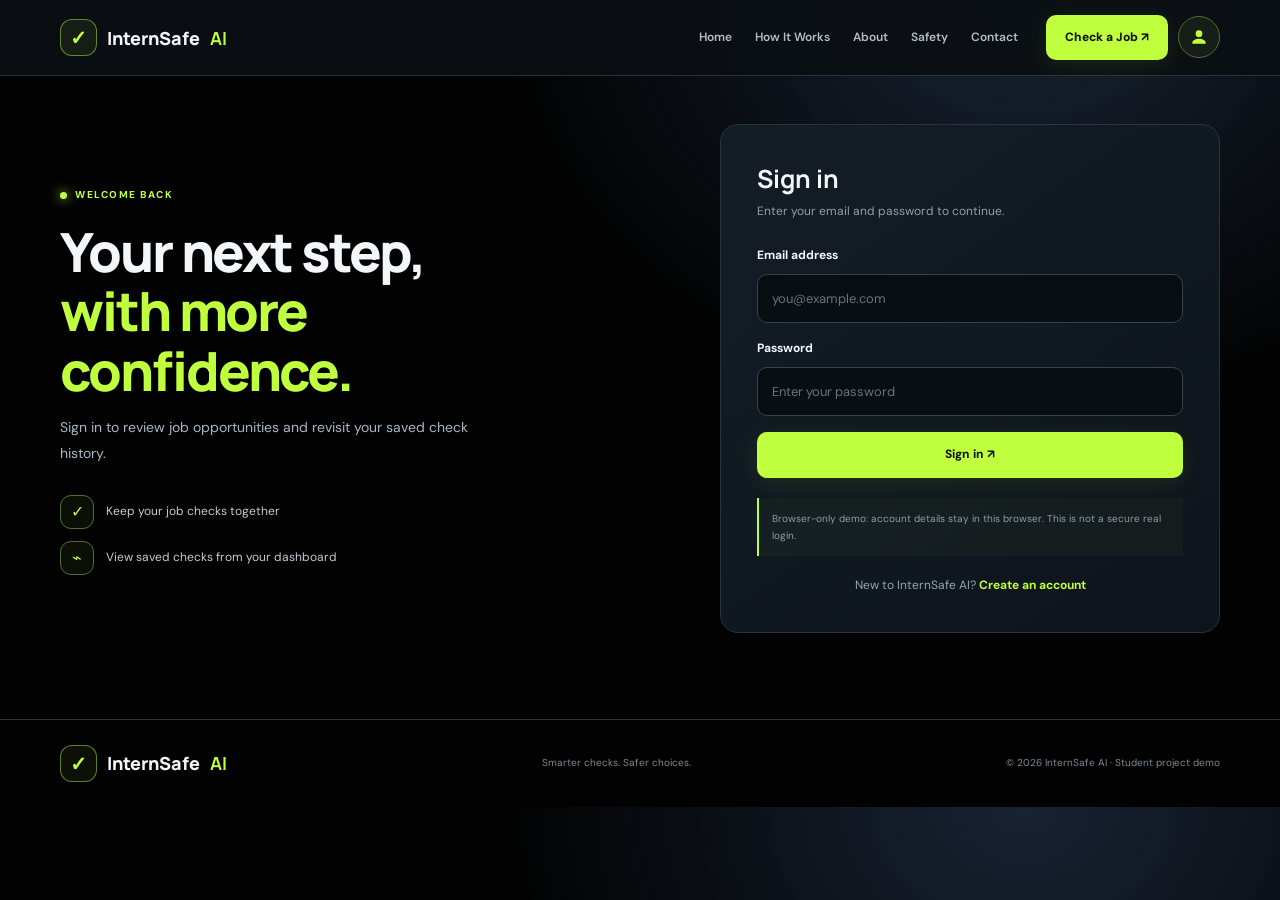
<file: internSafe AI/check-job.html>
<!doctype html>
<html lang="en">
  <head>
    <meta charset="utf-8" />
    <meta name="viewport" content="width=device-width, initial-scale=1" />
    <meta name="theme-color" content="#0b0f14" />
    <title>Check a Job | InternSafe AI</title>
    <link rel="stylesheet" href="style.css" />
    <script src="script.js" defer></script>
  </head>
  <body data-auth-required="true">
    <header class="header">
      <a class="brand" href="index.html"
        ><span class="logo">✓</span> InternSafe <b>AI</b></a
      ><button
        class="menu-toggle"
        id="menuToggle"
        aria-label="Toggle navigation"
      >
        ☰
      </button>
      <nav class="nav" id="nav">
        <a class="" href="index.html">Home</a
        ><a class="" href="how-it-works.html">How It Works</a
        ><a class="" href="about.html">About</a
        ><a class="" href="safety.html">Safety</a
        ><a class="" href="contact.html">Contact</a>
      </nav>
      <div class="header-actions">
        <a class="btn btn-primary" href="check-job.html">Check a Job ↗</a>
        <details class="account-menu" data-account-menu>
          <summary class="account-avatar" aria-label="Open account menu">
            <svg class="account-avatar-icon" viewBox="0 0 24 24" aria-hidden="true"><path d="M12 12a4 4 0 1 0 0-8 4 4 0 0 0 0 8Zm0 2c-4.42 0-8 2.24-8 5v1h16v-1c0-2.76-3.58-5-8-5Z" /></svg>
            <span class="account-initials" hidden></span>
          </summary>
          <div class="account-dropdown">
            <strong data-account-name>Your account</strong>
            <p><span data-account-count>0</span> jobs checked</p>
            <a href="dashboard.html" data-account-signed-in hidden>View dashboard & history</a>
            <a href="sign-in.html" data-account-signed-out>Sign in</a>
            <a href="sign-up.html" data-account-signed-out>Create an account</a>
            <button type="button" data-account-signed-in data-account-logout hidden>Sign out</button>
            <small>Saved in this browser</small>
          </div>
        </details>
      </div>
    </header>
    <main>
      <section class="wrap page-hero">
        <div class="breadcrumbs">
          <a href="index.html">Home</a> / Check a Job
        </div>
        <div class="eyebrow">CHOOSE YOUR INPUT</div>
        <h1>How would you like<br />to <span>check this job?</span></h1>
        <p class="lead">
          Choose the format you have. Each tool has its own page.
        </p>
      </section>
      <section class="section">
        <div class="wrap">
          <div class="cards">
            <a class="card" href="url-check.html"
              ><span class="icon">↗</span><span class="arrow">↗</span>
              <h3>Job URL</h3>
              <p>Have a link? Start here.</p></a
            ><a class="card" href="text-check.html"
              ><span class="icon">▤</span><span class="arrow">↗</span>
              <h3>Job text</h3>
              <p>Paste the message or job post.</p></a
            ><a class="card" href="screenshot-check.html"
              ><span class="icon">▧</span><span class="arrow">↗</span>
              <h3>Screenshot</h3>
              <p>Upload an image of the listing.</p></a
            >
          </div>
        </div>
      </section>
      <section class="section">
        <div class="wrap banner">
          <div>
            <h2>Not sure what to look for?</h2>
            <p>Learn the quick review steps before you begin.</p>
          </div>
          <a class="btn btn-ghost" href="how-it-works.html">How it works ↗</a>
        </div>
      </section>
    </main>
    <footer>
      <div class="wrap footer-inner">
        <a class="brand" href="index.html"
          ><span class="logo">✓</span> InternSafe <b>AI</b></a
        >
        <p>Smarter checks. Safer choices.</p>
        <small
          >© <span class="year"></span> InternSafe AI · Student project
          demo</small
        >
      </div>
    </footer>
    <div class="toast" id="toast" role="status"></div>
  </body>
</html>
</file>
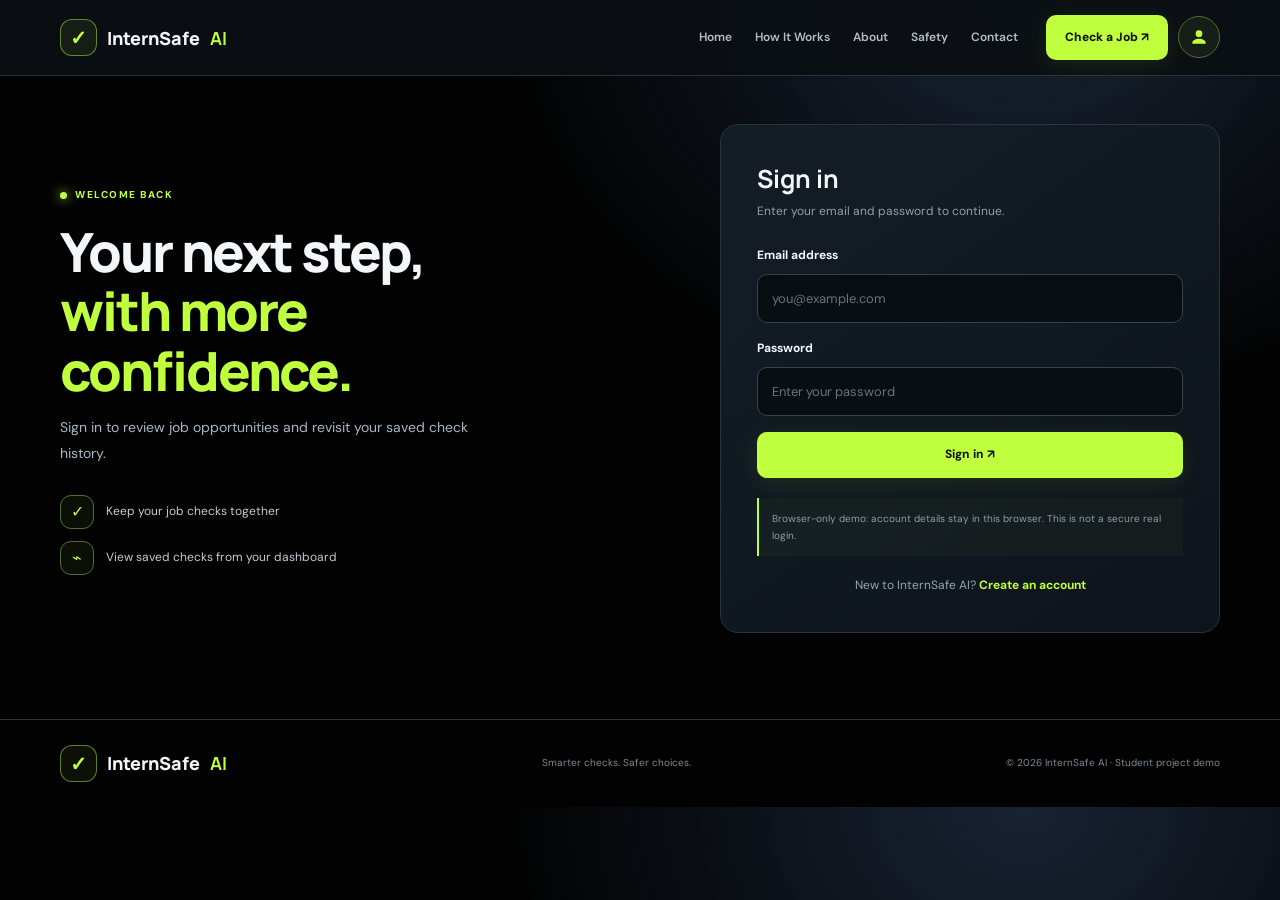
<file: internSafe AI/dashboard.html>
<!doctype html>
<html lang="en">
  <head>
    <meta charset="utf-8" />
    <meta name="viewport" content="width=device-width, initial-scale=1" />
    <meta name="theme-color" content="#0b0f14" />
    <title>My Account | InternSafe AI</title>
    <link rel="stylesheet" href="style.css" />
    <script src="script.js" defer></script>
  </head>
  <body data-auth-required="true">
    <header class="header">
      <a class="brand" href="index.html"><span class="logo">✓</span> InternSafe <b>AI</b></a>
      <button class="menu-toggle" id="menuToggle" aria-label="Toggle navigation" aria-expanded="false">☰</button>
      <nav class="nav" id="nav">
        <a href="index.html">Home</a><a href="how-it-works.html">How It Works</a
        ><a href="about.html">About</a><a href="safety.html">Safety</a
        ><a href="contact.html">Contact</a>
      </nav>
      <div class="header-actions">
        <a class="btn btn-primary" href="check-job.html">Check a Job ↗</a>
        <details class="account-menu" data-account-menu>
          <summary class="account-avatar" aria-label="Open account menu">
            <svg class="account-avatar-icon" viewBox="0 0 24 24" aria-hidden="true"><path d="M12 12a4 4 0 1 0 0-8 4 4 0 0 0 0 8Zm0 2c-4.42 0-8 2.24-8 5v1h16v-1c0-2.76-3.58-5-8-5Z" /></svg>
            <span class="account-initials" hidden></span>
          </summary>
          <div class="account-dropdown">
            <strong data-account-name>Your account</strong><p><span data-account-count>0</span> jobs checked</p>
            <a href="dashboard.html" data-account-signed-in hidden>View dashboard & history</a>
            <a href="sign-in.html" data-account-signed-out>Sign in</a>
            <a href="sign-up.html" data-account-signed-out>Create an account</a>
            <button type="button" data-account-signed-in data-account-logout hidden>Sign out</button>
            <small>Saved in this browser</small>
          </div>
        </details>
      </div>
    </header>
    <main>
      <section class="wrap dashboard-hero">
        <div>
          <div class="eyebrow">YOUR ACCOUNT</div>
          <h1>Welcome back,<br /><span id="dashboardName"></span></h1>
          <p class="lead" id="dashboardEmail"></p>
        </div>
        <a class="btn btn-primary" href="check-job.html">Start a job check ↗</a>
      </section>
      <section class="section">
        <div class="wrap dashboard-history">
          <div class="section-head">
            <div>
              <div class="eyebrow">YOUR ACTIVITY</div>
              <h2>Job check history <span class="history-count" id="historyCount">0</span></h2>
            </div>
            <button class="btn btn-ghost" type="button" data-clear-history>Clear history</button>
          </div>
          <div class="notice">Your history is saved in this browser only. These are demo inputs; no automated analysis or fraud result is generated.</div>
          <div class="history-list" id="historyList"></div>
          <div class="panel history-empty" id="historyEmpty">
            <div class="result-icon">✳</div>
            <h3>No job checks yet</h3>
            <p>Your saved checks and demo results will appear here.</p>
            <a class="btn btn-primary" href="check-job.html">Check a job ↗</a>
          </div>
        </div>
      </section>
    </main>
    <footer>
      <div class="wrap footer-inner">
        <a class="brand" href="index.html"><span class="logo">✓</span> InternSafe <b>AI</b></a>
        <p>Smarter checks. Safer choices.</p>
        <small>© <span class="year"></span> InternSafe AI · Student project demo</small>
      </div>
    </footer>
    <div class="toast" id="toast" role="status" aria-live="polite"></div>
  </body>
</html>
</file>
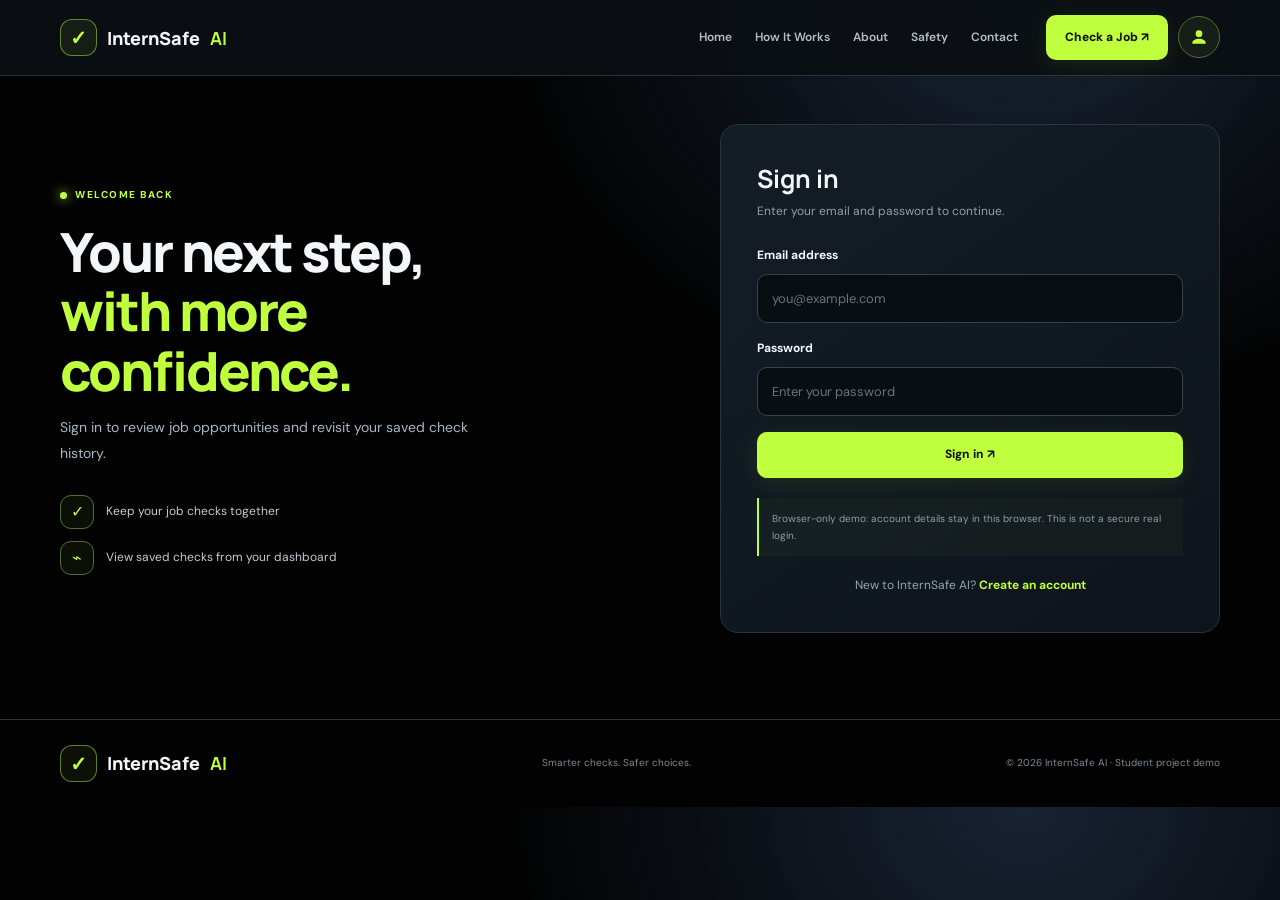
<file: internSafe AI/screenshot-check.html>
<!doctype html>
<html lang="en">
  <head>
    <meta charset="utf-8" />
    <meta name="viewport" content="width=device-width, initial-scale=1" />
    <meta name="theme-color" content="#0b0f14" />
    <title>Screenshot Check | InternSafe AI</title>
    <link rel="stylesheet" href="style.css" />
    <script src="script.js" defer></script>
  </head>
  <body data-auth-required="true">
    <header class="header">
      <a class="brand" href="index.html"
        ><span class="logo">✓</span> InternSafe <b>AI</b></a
      ><button
        class="menu-toggle"
        id="menuToggle"
        aria-label="Toggle navigation"
      >
        ☰
      </button>
      <nav class="nav" id="nav">
        <a class="" href="index.html">Home</a
        ><a class="" href="how-it-works.html">How It Works</a
        ><a class="" href="about.html">About</a
        ><a class="" href="safety.html">Safety</a
        ><a class="" href="contact.html">Contact</a>
      </nav>
      <div class="header-actions">
        <a class="btn btn-primary" href="check-job.html">Check a Job ↗</a>
        <details class="account-menu" data-account-menu>
          <summary class="account-avatar" aria-label="Open account menu">
            <svg class="account-avatar-icon" viewBox="0 0 24 24" aria-hidden="true"><path d="M12 12a4 4 0 1 0 0-8 4 4 0 0 0 0 8Zm0 2c-4.42 0-8 2.24-8 5v1h16v-1c0-2.76-3.58-5-8-5Z" /></svg>
            <span class="account-initials" hidden></span>
          </summary>
          <div class="account-dropdown">
            <strong data-account-name>Your account</strong>
            <p><span data-account-count>0</span> jobs checked</p>
            <a href="dashboard.html" data-account-signed-in hidden>View dashboard & history</a>
            <a href="sign-in.html" data-account-signed-out>Sign in</a>
            <a href="sign-up.html" data-account-signed-out>Create an account</a>
            <button type="button" data-account-signed-in data-account-logout hidden>Sign out</button>
            <small>Saved in this browser</small>
          </div>
        </details>
      </div>
    </header>
    <main>
      <section class="wrap page-hero">
        <div class="breadcrumbs">
          <a href="index.html">Home</a> /
          <a href="check-job.html">Check a Job</a> / Screenshot Check
        </div>
        <div class="eyebrow">IMAGE REVIEW</div>
        <h1>Got a screenshot?<br /><span>Start here.</span></h1>
        <p class="lead">
          Choose an image of a job post or recruitment message.
        </p>
      </section>
      <section class="wrap checker-layout">
        <form class="panel demo-form" data-kind="image">
          <h2>Upload a screenshot</h2>
          <p class="sub">Only share details needed for the review.</p>
          <div class="field">
            <label for="jobImage">Upload screenshot</label
            ><label class="upload" for="jobImage"
              ><span class="icon">↑</span><b>Choose an image</b
              ><small>PNG, JPG or WEBP</small
              ><strong id="fileName">No file selected</strong></label
            ><input
              id="jobImage"
              type="file"
              accept="image/png,image/jpeg,image/webp"
              required
            /><small>OCR text extraction needs a backend integration.</small>
          </div>
          <button class="btn btn-primary full" type="submit">
            Review input ↗
          </button>
          <p class="sub" style="margin: 13px 0 0">
            Demo interface · AI backend not connected
          </p>
        </form>
        <aside class="panel result-empty" aria-live="polite">
          <div class="result-icon">✳</div>
          <h3 class="result-title">Your review starts here.</h3>
          <p class="result-copy">
            Submit your input to see the demo state. A real risk assessment
            needs a connected, evaluated backend.
          </p>
          <div class="notice result-note">
            This prototype does not verify companies, scan domain reputation,
            run OCR, or detect fraud.
          </div>
        </aside>
      </section>
    </main>
    <footer>
      <div class="wrap footer-inner">
        <a class="brand" href="index.html"
          ><span class="logo">✓</span> InternSafe <b>AI</b></a
        >
        <p>Smarter checks. Safer choices.</p>
        <small
          >© <span class="year"></span> InternSafe AI · Student project
          demo</small
        >
      </div>
    </footer>
    <div class="toast" id="toast" role="status"></div>
  </body>
</html>
</file>
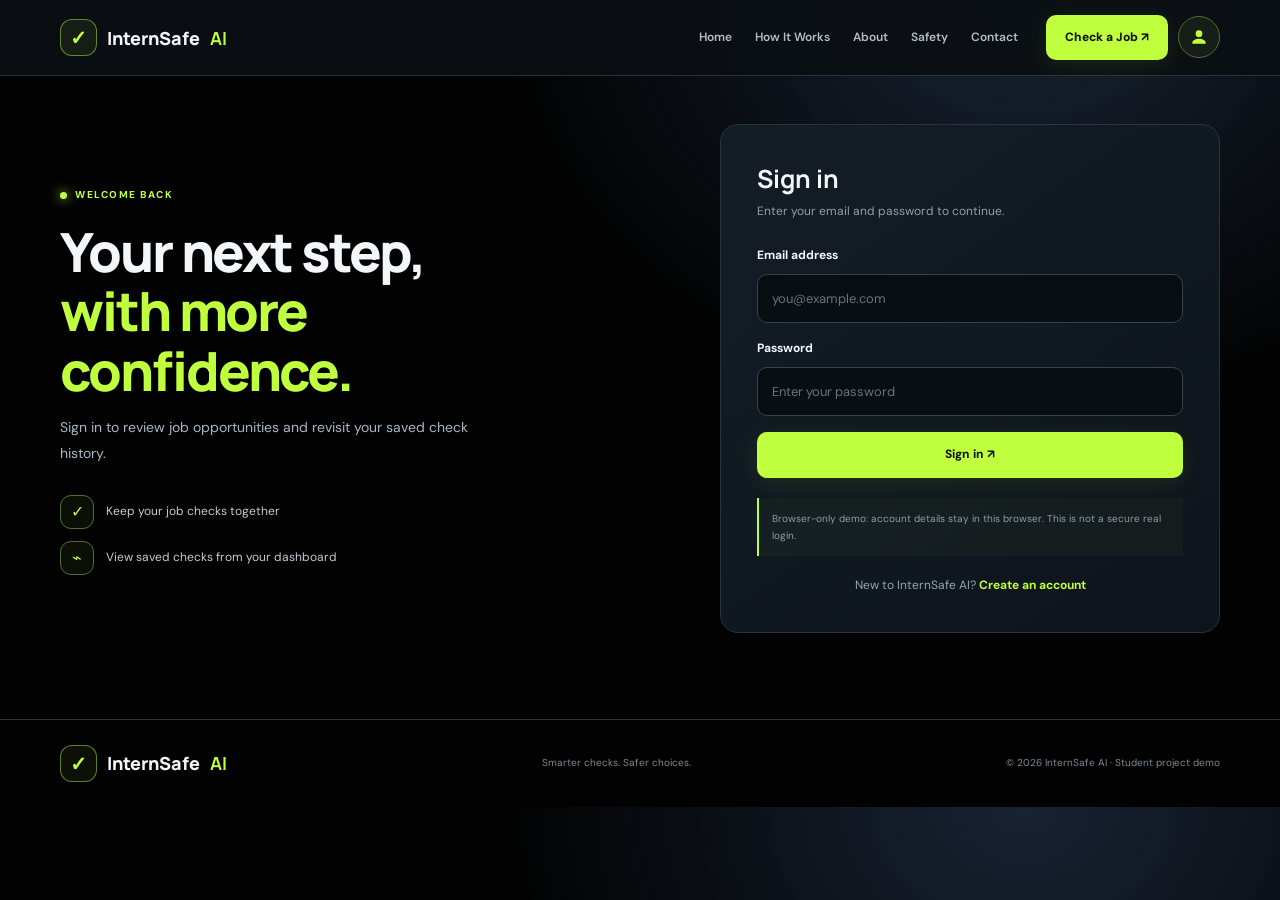
<file: internSafe AI/sign-in.html>
<!doctype html>
<html lang="en">
  <head>
    <meta charset="utf-8" />
    <meta name="viewport" content="width=device-width, initial-scale=1" />
    <meta name="theme-color" content="#0b0f14" />
    <title>Sign In | InternSafe AI</title>
    <link rel="stylesheet" href="style.css" />
    <script src="script.js" defer></script>
  </head>
  <body>
    <header class="header">
      <a class="brand" href="index.html"
        ><span class="logo">✓</span> InternSafe <b>AI</b></a
      ><button class="menu-toggle" id="menuToggle" aria-label="Toggle navigation" aria-expanded="false">☰</button>
      <nav class="nav" id="nav">
        <a href="index.html">Home</a><a href="how-it-works.html">How It Works</a
        ><a href="about.html">About</a><a href="safety.html">Safety</a
        ><a href="contact.html">Contact</a>
      </nav>
      <div class="header-actions">
        <a class="btn btn-primary" href="check-job.html">Check a Job ↗</a>
        <details class="account-menu" data-account-menu>
          <summary class="account-avatar" aria-label="Open account menu">
            <svg class="account-avatar-icon" viewBox="0 0 24 24" aria-hidden="true"><path d="M12 12a4 4 0 1 0 0-8 4 4 0 0 0 0 8Zm0 2c-4.42 0-8 2.24-8 5v1h16v-1c0-2.76-3.58-5-8-5Z" /></svg>
            <span class="account-initials" hidden></span>
          </summary>
          <div class="account-dropdown">
            <strong data-account-name>Your account</strong><p><span data-account-count>0</span> jobs checked</p>
            <a href="dashboard.html" data-account-signed-in hidden>View dashboard & history</a>
            <a href="sign-in.html" data-account-signed-out>Sign in</a>
            <a href="sign-up.html" data-account-signed-out>Create an account</a>
            <button type="button" data-account-signed-in data-account-logout hidden>Sign out</button>
            <small>Saved in this browser</small>
          </div>
        </details>
      </div>
    </header>
    <main>
      <section class="wrap auth-section">
        <div class="auth-layout">
          <div class="auth-copy">
            <div class="eyebrow">WELCOME BACK</div>
            <h1>Your next step,<br /><span>with more confidence.</span></h1>
            <p>Sign in to review job opportunities and revisit your saved check history.</p>
            <div class="auth-points">
              <div class="auth-point"><span>✓</span> Keep your job checks together</div>
              <div class="auth-point"><span>⌁</span> View saved checks from your dashboard</div>
            </div>
          </div>
          <form class="panel auth-panel auth-form" data-kind="sign-in">
            <h2>Sign in</h2>
            <p class="sub">Enter your email and password to continue.</p>
            <div class="field">
              <label for="email">Email address</label>
              <input id="email" name="email" type="email" autocomplete="email" placeholder="you@example.com" required />
            </div>
            <div class="field">
              <label for="password">Password</label>
              <input id="password" name="password" type="password" autocomplete="current-password" placeholder="Enter your password" required />
            </div>
            <button class="btn btn-primary full" type="submit">Sign in ↗</button>
            <div class="notice">Browser-only demo: account details stay in this browser. This is not a secure real login.</div>
            <p class="auth-switch">New to InternSafe AI? <a href="sign-up.html">Create an account</a></p>
          </form>
        </div>
      </section>
    </main>
    <footer>
      <div class="wrap footer-inner">
        <a class="brand" href="index.html"><span class="logo">✓</span> InternSafe <b>AI</b></a>
        <p>Smarter checks. Safer choices.</p>
        <small>© <span class="year"></span> InternSafe AI · Student project demo</small>
      </div>
    </footer>
    <div class="toast" id="toast" role="status" aria-live="polite"></div>
  </body>
</html>
</file>
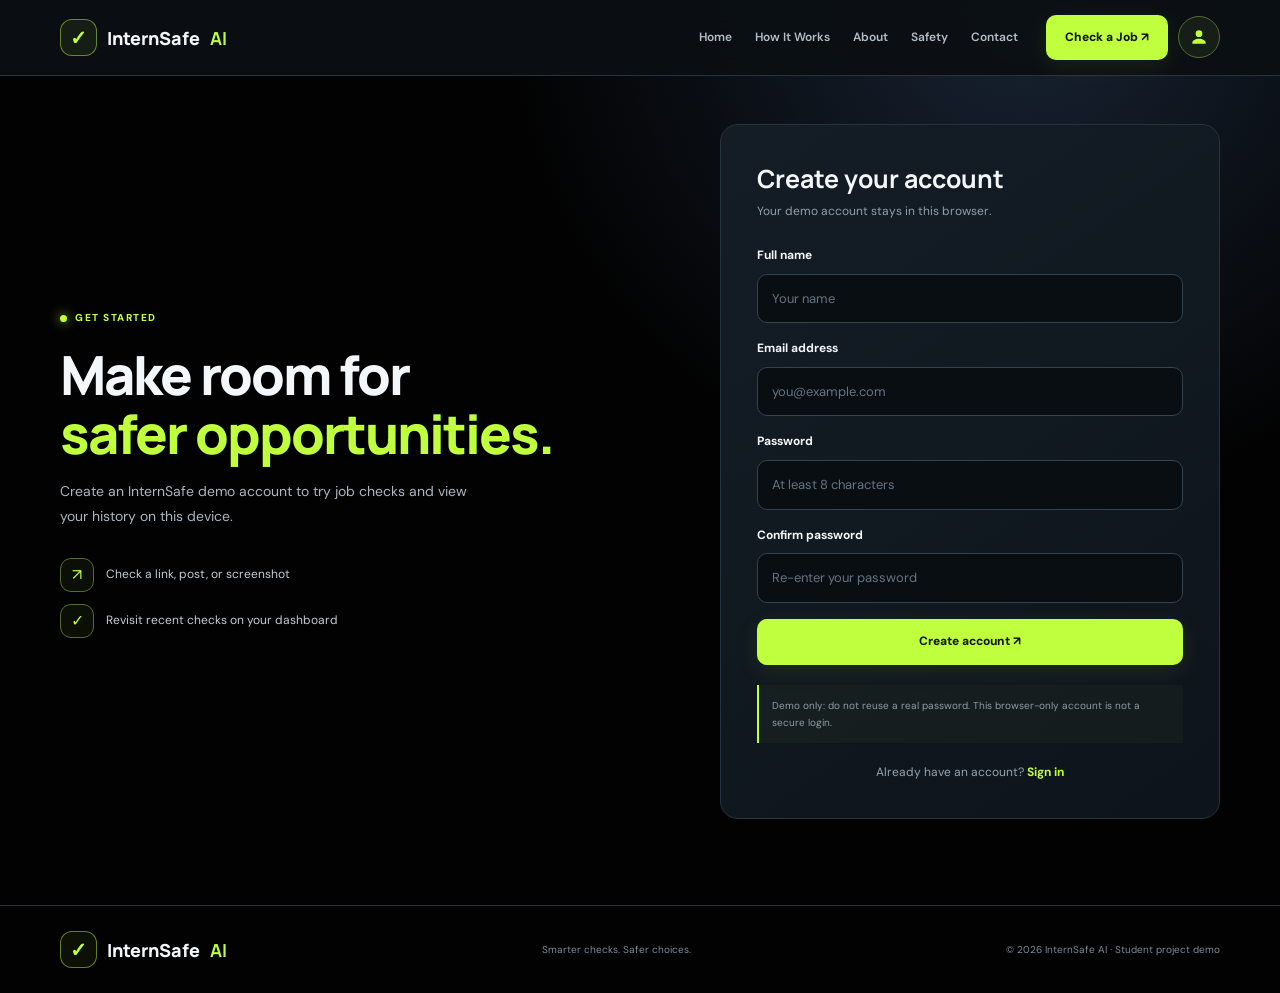
<file: internSafe AI/sign-up.html>
<!doctype html>
<html lang="en">
  <head>
    <meta charset="utf-8" />
    <meta name="viewport" content="width=device-width, initial-scale=1" />
    <meta name="theme-color" content="#0b0f14" />
    <title>Create Account | InternSafe AI</title>
    <link rel="stylesheet" href="style.css" />
    <script src="script.js" defer></script>
  </head>
  <body>
    <header class="header">
      <a class="brand" href="index.html"
        ><span class="logo">✓</span> InternSafe <b>AI</b></a
      ><button class="menu-toggle" id="menuToggle" aria-label="Toggle navigation" aria-expanded="false">☰</button>
      <nav class="nav" id="nav">
        <a href="index.html">Home</a><a href="how-it-works.html">How It Works</a
        ><a href="about.html">About</a><a href="safety.html">Safety</a
        ><a href="contact.html">Contact</a>
      </nav>
      <div class="header-actions">
        <a class="btn btn-primary" href="check-job.html">Check a Job ↗</a>
        <details class="account-menu" data-account-menu>
          <summary class="account-avatar" aria-label="Open account menu">
            <svg class="account-avatar-icon" viewBox="0 0 24 24" aria-hidden="true"><path d="M12 12a4 4 0 1 0 0-8 4 4 0 0 0 0 8Zm0 2c-4.42 0-8 2.24-8 5v1h16v-1c0-2.76-3.58-5-8-5Z" /></svg>
            <span class="account-initials" hidden></span>
          </summary>
          <div class="account-dropdown">
            <strong data-account-name>Your account</strong><p><span data-account-count>0</span> jobs checked</p>
            <a href="dashboard.html" data-account-signed-in hidden>View dashboard & history</a>
            <a href="sign-in.html" data-account-signed-out>Sign in</a>
            <a href="sign-up.html" data-account-signed-out>Create an account</a>
            <button type="button" data-account-signed-in data-account-logout hidden>Sign out</button>
            <small>Saved in this browser</small>
          </div>
        </details>
      </div>
    </header>
    <main>
      <section class="wrap auth-section">
        <div class="auth-layout">
          <div class="auth-copy">
            <div class="eyebrow">GET STARTED</div>
            <h1>Make room for<br /><span>safer opportunities.</span></h1>
            <p>Create an InternSafe demo account to try job checks and view your history on this device.</p>
            <div class="auth-points">
              <div class="auth-point"><span>↗</span> Check a link, post, or screenshot</div>
              <div class="auth-point"><span>✓</span> Revisit recent checks on your dashboard</div>
            </div>
          </div>
          <form class="panel auth-panel auth-form" data-kind="sign-up">
            <h2>Create your account</h2>
            <p class="sub">Your demo account stays in this browser.</p>
            <div class="field">
              <label for="name">Full name</label>
              <input id="name" name="name" type="text" autocomplete="name" placeholder="Your name" maxlength="100" required />
            </div>
            <div class="field">
              <label for="email">Email address</label>
              <input id="email" name="email" type="email" autocomplete="email" placeholder="you@example.com" required />
            </div>
            <div class="field">
              <label for="password">Password</label>
              <input id="password" name="password" type="password" autocomplete="new-password" placeholder="At least 8 characters" minlength="8" maxlength="128" required />
            </div>
            <div class="field">
              <label for="confirmPassword">Confirm password</label>
              <input id="confirmPassword" name="confirmPassword" type="password" autocomplete="new-password" placeholder="Re-enter your password" minlength="8" maxlength="128" required />
            </div>
            <button class="btn btn-primary full" type="submit">Create account ↗</button>
            <div class="notice">Demo only: do not reuse a real password. This browser-only account is not a secure login.</div>
            <p class="auth-switch">Already have an account? <a href="sign-in.html">Sign in</a></p>
          </form>
        </div>
      </section>
    </main>
    <footer>
      <div class="wrap footer-inner">
        <a class="brand" href="index.html"><span class="logo">✓</span> InternSafe <b>AI</b></a>
        <p>Smarter checks. Safer choices.</p>
        <small>© <span class="year"></span> InternSafe AI · Student project demo</small>
      </div>
    </footer>
    <div class="toast" id="toast" role="status" aria-live="polite"></div>
  </body>
</html>
</file>
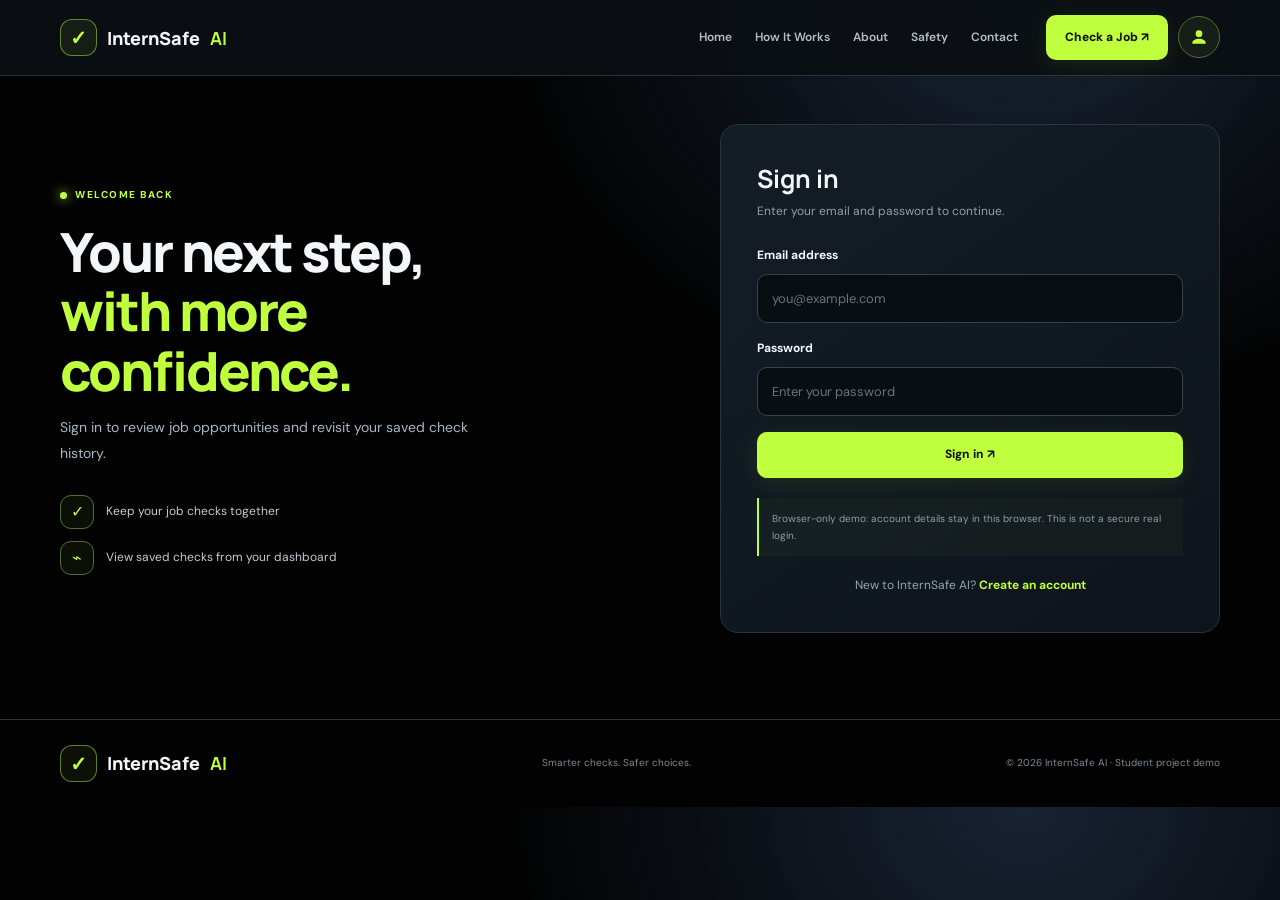
<file: internSafe AI/text-check.html>
<!doctype html>
<html lang="en">
  <head>
    <meta charset="utf-8" />
    <meta name="viewport" content="width=device-width, initial-scale=1" />
    <meta name="theme-color" content="#0b0f14" />
    <title>Text Check | InternSafe AI</title>
    <link rel="stylesheet" href="style.css" />
    <script src="script.js" defer></script>
  </head>
  <body data-auth-required="true">
    <header class="header">
      <a class="brand" href="index.html"
        ><span class="logo">✓</span> InternSafe <b>AI</b></a
      ><button
        class="menu-toggle"
        id="menuToggle"
        aria-label="Toggle navigation"
      >
        ☰
      </button>
      <nav class="nav" id="nav">
        <a class="" href="index.html">Home</a
        ><a class="" href="how-it-works.html">How It Works</a
        ><a class="" href="about.html">About</a
        ><a class="" href="safety.html">Safety</a
        ><a class="" href="contact.html">Contact</a>
      </nav>
      <div class="header-actions">
        <a class="btn btn-primary" href="check-job.html">Check a Job ↗</a>
        <details class="account-menu" data-account-menu>
          <summary class="account-avatar" aria-label="Open account menu">
            <svg class="account-avatar-icon" viewBox="0 0 24 24" aria-hidden="true"><path d="M12 12a4 4 0 1 0 0-8 4 4 0 0 0 0 8Zm0 2c-4.42 0-8 2.24-8 5v1h16v-1c0-2.76-3.58-5-8-5Z" /></svg>
            <span class="account-initials" hidden></span>
          </summary>
          <div class="account-dropdown">
            <strong data-account-name>Your account</strong>
            <p><span data-account-count>0</span> jobs checked</p>
            <a href="dashboard.html" data-account-signed-in hidden>View dashboard & history</a>
            <a href="sign-in.html" data-account-signed-out>Sign in</a>
            <a href="sign-up.html" data-account-signed-out>Create an account</a>
            <button type="button" data-account-signed-in data-account-logout hidden>Sign out</button>
            <small>Saved in this browser</small>
          </div>
        </details>
      </div>
    </header>
    <main>
      <section class="wrap page-hero">
        <div class="breadcrumbs">
          <a href="index.html">Home</a> /
          <a href="check-job.html">Check a Job</a> / Text Check
        </div>
        <div class="eyebrow">MESSAGE REVIEW</div>
        <h1>A job post worth a<br /><span>closer look.</span></h1>
        <p class="lead">Paste the description, email, or recruiter message.</p>
      </section>
      <section class="wrap checker-layout">
        <form class="panel demo-form" data-kind="text">
          <h2>Paste the job text</h2>
          <p class="sub">Only share details needed for the review.</p>
          <div class="field">
            <label for="jobText">Job post or message</label
            ><textarea
              id="jobText"
              placeholder="Paste the job description here…"
              required
              minlength="20"
            ></textarea
            ><small
              >Remove phone numbers, email addresses, and other personal details
              first.</small
            >
          </div>
          <button class="btn btn-primary full" type="submit">
            Review input ↗
          </button>
          <p class="sub" style="margin: 13px 0 0">
            Demo interface · AI backend not connected
          </p>
        </form>
        <aside class="panel result-empty" aria-live="polite">
          <div class="result-icon">✳</div>
          <h3 class="result-title">Your review starts here.</h3>
          <p class="result-copy">
            Submit your input to see the demo state. A real risk assessment
            needs a connected, evaluated backend.
          </p>
          <div class="notice result-note">
            This prototype does not verify companies, scan domain reputation,
            run OCR, or detect fraud.
          </div>
        </aside>
      </section>
    </main>
    <footer>
      <div class="wrap footer-inner">
        <a class="brand" href="index.html"
          ><span class="logo">✓</span> InternSafe <b>AI</b></a
        >
        <p>Smarter checks. Safer choices.</p>
        <small
          >© <span class="year"></span> InternSafe AI · Student project
          demo</small
        >
      </div>
    </footer>
    <div class="toast" id="toast" role="status"></div>
  </body>
</html>
</file>
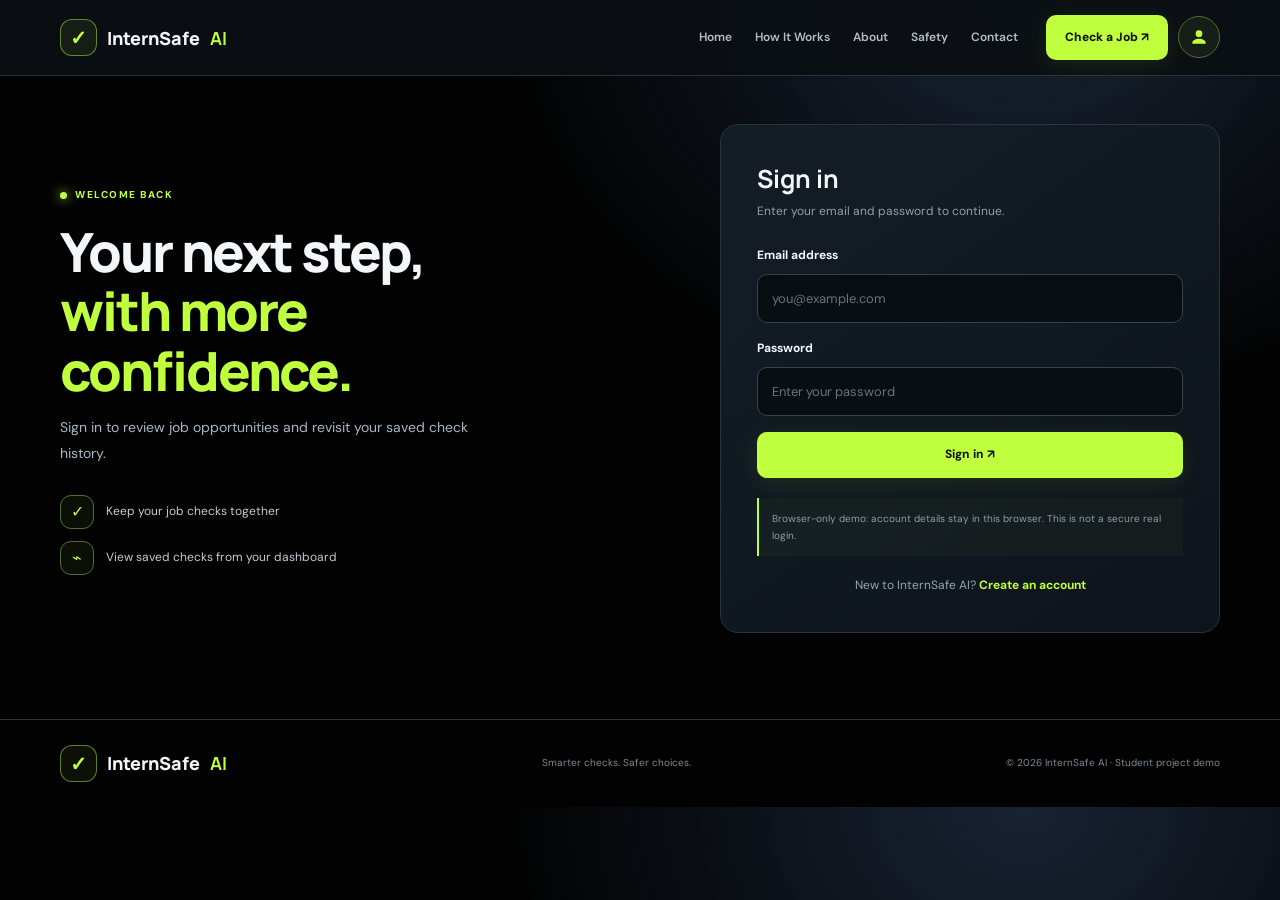
<file: internSafe AI/url-check.html>
<!doctype html>
<html lang="en">
  <head>
    <meta charset="utf-8" />
    <meta name="viewport" content="width=device-width, initial-scale=1" />
    <meta name="theme-color" content="#0b0f14" />
    <title>URL Check | InternSafe AI</title>
    <link rel="stylesheet" href="style.css" />
    <script src="script.js" defer></script>
  </head>
  <body data-auth-required="true">
    <header class="header">
      <a class="brand" href="index.html"
        ><span class="logo">✓</span> InternSafe <b>AI</b></a
      ><button
        class="menu-toggle"
        id="menuToggle"
        aria-label="Toggle navigation"
      >
        ☰
      </button>
      <nav class="nav" id="nav">
        <a class="" href="index.html">Home</a
        ><a class="" href="how-it-works.html">How It Works</a
        ><a class="" href="about.html">About</a
        ><a class="" href="safety.html">Safety</a
        ><a class="" href="contact.html">Contact</a>
      </nav>
      <div class="header-actions">
        <a class="btn btn-primary" href="check-job.html">Check a Job ↗</a>
        <details class="account-menu" data-account-menu>
          <summary class="account-avatar" aria-label="Open account menu">
            <svg class="account-avatar-icon" viewBox="0 0 24 24" aria-hidden="true"><path d="M12 12a4 4 0 1 0 0-8 4 4 0 0 0 0 8Zm0 2c-4.42 0-8 2.24-8 5v1h16v-1c0-2.76-3.58-5-8-5Z" /></svg>
            <span class="account-initials" hidden></span>
          </summary>
          <div class="account-dropdown">
            <strong data-account-name>Your account</strong>
            <p><span data-account-count>0</span> jobs checked</p>
            <a href="dashboard.html" data-account-signed-in hidden>View dashboard & history</a>
            <a href="sign-in.html" data-account-signed-out>Sign in</a>
            <a href="sign-up.html" data-account-signed-out>Create an account</a>
            <button type="button" data-account-signed-in data-account-logout hidden>Sign out</button>
            <small>Saved in this browser</small>
          </div>
        </details>
      </div>
    </header>
    <main>
      <section class="wrap page-hero">
        <div class="breadcrumbs">
          <a href="index.html">Home</a> /
          <a href="check-job.html">Check a Job</a> / URL Check
        </div>
        <div class="eyebrow">LINK REVIEW</div>
        <h1>Check the link.<br /><span>Spot the signals.</span></h1>
        <p class="lead">Paste a job listing URL to prepare it for review.</p>
      </section>
      <section class="wrap checker-layout">
        <form class="panel demo-form" data-kind="url">
          <h2>Enter a job link</h2>
          <p class="sub">Only share details needed for the review.</p>
          <div class="field">
            <label for="jobUrl">Job or internship URL</label
            ><input
              id="jobUrl"
              type="url"
              placeholder="https://company.com/careers/job"
              required
            /><small>Use the full link, including https://</small>
          </div>
          <button class="btn btn-primary full" type="submit">
            Review input ↗
          </button>
          <p class="sub" style="margin: 13px 0 0">
            Demo interface · AI backend not connected
          </p>
        </form>
        <aside class="panel result-empty" aria-live="polite">
          <div class="result-icon">✳</div>
          <h3 class="result-title">Your review starts here.</h3>
          <p class="result-copy">
            Submit your input to see the demo state. A real risk assessment
            needs a connected, evaluated backend.
          </p>
          <div class="notice result-note">
            This prototype does not verify companies, scan domain reputation,
            run OCR, or detect fraud.
          </div>
        </aside>
      </section>
    </main>
    <footer>
      <div class="wrap footer-inner">
        <a class="brand" href="index.html"
          ><span class="logo">✓</span> InternSafe <b>AI</b></a
        >
        <p>Smarter checks. Safer choices.</p>
        <small
          >© <span class="year"></span> InternSafe AI · Student project
          demo</small
        >
      </div>
    </footer>
    <div class="toast" id="toast" role="status"></div>
  </body>
</html>
</file>
<file: internSafe AI/style.css>
@import url("https://fonts.googleapis.com/css2?family=DM+Sans:wght@400;500;600;700&family=Manrope:wght@500;600;700;800&display=swap");
:root {
  --bg: #020202;
  --panel: #111922;
  --panel2: #151f29;
  --lime: #c0ff3e;
  --purple: #a78bfa;
  --text: #f4f7fa;
  --muted: #9aa8b6;
  --line: #263440;
  --radius: 18px;
}
* {
  box-sizing: border-box;
}
html {
  scroll-behavior: smooth;
  scroll-padding-top: 90px;
}
body {
  margin: 0;
  background:
    radial-gradient(ellipse at 80% 0%, #182333 0, transparent 36%), var(--bg);
  color: var(--text);
  font:
    15px/1.65 "DM Sans",
    sans-serif;
}
a {
  color: inherit;
  text-decoration: none;
}
button,
input,
textarea {
  font: inherit;
}
button,
a,
input,
textarea {
  outline-color: var(--lime);
}
img {
  display: block;
  max-width: 100%;
}
.wrap {
  width: min(1160px, calc(100% - 40px));
  margin: auto;
}
.header {
  position: sticky;
  top: 0;
  z-index: 20;
  display: flex;
  align-items: center;
  gap: 28px;
  padding: 0 max(20px, calc((100vw - 1160px) / 2));
  min-height: 76px;
  background: #0b0f14ef;
  backdrop-filter: blur(18px);
  border-bottom: 1px solid #27323b;
}
.brand {
  display: flex;
  align-items: center;
  gap: 10px;
  font:
    800 18px Manrope,
    sans-serif;
  white-space: nowrap;
}
.brand b {
  color: var(--lime);
}
.logo {
  display: grid;
  place-items: center;
  width: 37px;
  height: 37px;
  border: 1px solid #c0ff3e7a;
  border-radius: 12px;
  color: var(--lime);
  background: #c0ff3e10;
  font-size: 20px;
}
.nav {
  display: flex;
  align-items: center;
  gap: 23px;
  margin-left: auto;
}
.nav a {
  font-size: 12px;
  color: #b3bec8;
  font-weight: 600;
  transition: 0.2s;
}
.nav a:hover,
.nav a.active {
  color: var(--lime);
}
.btn {
  display: inline-flex;
  align-items: center;
  justify-content: center;
  gap: 8px;
  padding: 12px 18px;
  border: 1px solid transparent;
  border-radius: 10px;
  font-size: 12px;
  font-weight: 800;
  cursor: pointer;
  transition:
    transform 0.2s,
    background 0.2s,
    border 0.2s;
}
.btn:hover {
  transform: translateY(-2px);
}
.btn-primary {
  background: var(--lime);
  color: #10160a;
  box-shadow: 0 6px 25px #c0ff3e16;
}
.btn-primary:hover {
  background: #d2ff79;
}
.btn-ghost {
  border-color: #3b4a55;
  background: #ffffff04;
}
.btn-ghost:hover {
  border-color: var(--lime);
}
.menu-toggle {
  display: none;
  background: transparent;
  color: white;
  border: 1px solid var(--line);
  border-radius: 9px;
  padding: 7px 10px;
}
.eyebrow {
  display: inline-flex;
  align-items: center;
  gap: 8px;
  color: var(--lime);
  font-size: 10px;
  font-weight: 800;
  letter-spacing: 1.5px;
  text-transform: uppercase;
}
.eyebrow:before {
  content: "";
  width: 7px;
  height: 7px;
  border-radius: 50%;
  background: var(--lime);
  box-shadow: 0 0 12px #c0ff3e;
}
.hero {
  display: grid;
  grid-template-columns: 1.05fr 0.95fr;
  align-items: center;
  gap: 60px;
  padding: 76px 0 82px;
}
.hero h1,
.page-hero h1 {
  font:
    800 clamp(39px, 5vw, 66px)/1.09 Manrope,
    sans-serif;
  letter-spacing: -2.6px;
  margin: 20px 0;
}
.hero h1 span,
.page-hero h1 span {
  color: var(--lime);
}
.lead {
  max-width: 520px;
  color: #aab6c2;
  font-size: 15px;
  line-height: 1.85;
}
.actions {
  display: flex;
  gap: 11px;
  flex-wrap: wrap;
  margin-top: 26px;
}
.micro {
  font-size: 11px;
  color: #84929f;
  margin-top: 23px;
}
.visual {
  position: relative;
  min-height: 380px;
  display: flex;
  align-items: center;
  justify-content: center;
}
.visual:before {
  content: "";
  position: absolute;
  width: 80%;
  height: 80%;
  background: linear-gradient(135deg, #c0ff3e22, #a78bfa25);
  filter: blur(55px);
  border-radius: 50%;
}
.hero-img {
  position: absolute;
  width: 88%;
  height: 330px;
  object-fit: cover;
  border-radius: 24px;
  opacity: 0.55;
  border: 1px solid #52616d;
  filter: saturate(0.8);
}
.glass-card {
  position: relative;
  z-index: 2;
  width: min(360px, 88%);
  padding: 22px;
  border: 1px solid #52616c;
  background: #101820e8;
  backdrop-filter: blur(15px);
  border-radius: 19px;
  box-shadow: 0 24px 65px #0008;
}
.glass-top {
  display: flex;
  align-items: center;
  justify-content: space-between;
  color: #9eacb8;
  font-size: 10px;
  letter-spacing: 1px;
}
.pill {
  padding: 5px 8px;
  border: 1px solid #c0ff3e55;
  border-radius: 30px;
  color: var(--lime);
  font-size: 9px;
}
.glass-card h3 {
  font: 700 18px Manrope;
  margin: 20px 0 14px;
}
.mock-input {
  display: flex;
  align-items: center;
  gap: 10px;
  padding: 12px;
  border: 1px solid #34434f;
  background: #0a1015;
  border-radius: 10px;
  color: #778694;
  font-size: 11px;
}
.mock-input span {
  color: var(--lime);
}
.mock-row {
  display: grid;
  grid-template-columns: 44px 1fr;
  gap: 12px;
  align-items: center;
  margin-top: 14px;
  padding: 13px;
  border: 1px solid #2b3944;
  border-radius: 12px;
}
.mini-shield {
  display: grid;
  place-items: center;
  width: 42px;
  height: 42px;
  border-radius: 12px;
  background: #c0ff3e12;
  color: var(--lime);
  font-size: 22px;
}
.mock-row strong,
.mock-row small {
  display: block;
}
.mock-row strong {
  font-size: 12px;
}
.mock-row small {
  font-size: 10px;
  color: #8c9aa7;
}
.float-chip {
  position: absolute;
  z-index: 3;
  right: 0;
  bottom: 32px;
  padding: 12px 15px;
  border: 1px solid #4b5d3a;
  border-radius: 12px;
  background: #101a15;
  color: var(--lime);
  font-size: 11px;
  box-shadow: 0 12px 35px #0008;
}
.section {
  padding: 62px 0;
  border-top: 1px solid #263440a8;
}
.section-head {
  display: flex;
  align-items: end;
  justify-content: space-between;
  gap: 20px;
  margin-bottom: 25px;
}
.section-head h2,
.content h2 {
  font:
    800 clamp(27px, 3.3vw, 39px)/1.18 Manrope,
    sans-serif;
  letter-spacing: -1.2px;
  margin: 8px 0;
}
.section-head p {
  color: #8f9eaa;
  font-size: 12px;
  margin: 0;
}
.cards {
  display: grid;
  grid-template-columns: repeat(3, 1fr);
  gap: 15px;
}
.card {
  position: relative;
  padding: 22px;
  border: 1px solid var(--line);
  border-radius: var(--radius);
  background: linear-gradient(145deg, #141e27, #0e151c);
  transition: 0.25s;
  overflow: hidden;
}
.card:hover {
  transform: translateY(-4px);
  border-color: #6d8843;
}
.card .icon {
  display: grid;
  place-items: center;
  width: 46px;
  height: 46px;
  border: 1px solid #536c32;
  border-radius: 14px;
  background: #c0ff3e0d;
  color: var(--lime);
  font-size: 22px;
}
.card h3 {
  font: 700 15px Manrope;
  margin: 17px 0 7px;
}
.card p {
  font-size: 12px;
  color: #9aa8b4;
  margin: 0;
  line-height: 1.7;
}
.card .arrow {
  position: absolute;
  right: 21px;
  top: 24px;
  color: var(--lime);
  font-size: 20px;
}
.image-card {
  padding: 0;
}
.image-card img {
  width: 100%;
  height: 150px;
  object-fit: cover;
  opacity: 0.8;
}
.image-card .card-copy {
  padding: 20px;
}
.page-hero {
  padding: 66px 0 45px;
}
.page-hero h1 {
  font-size: clamp(36px, 4.7vw, 54px);
  max-width: 760px;
}
.page-hero .lead {
  max-width: 680px;
}
.breadcrumbs {
  font-size: 11px;
  color: #8795a1;
  margin-bottom: 18px;
}
.breadcrumbs a {
  color: var(--lime);
}
.checker-layout {
  display: grid;
  grid-template-columns: 1.1fr 0.9fr;
  gap: 18px;
  padding-bottom: 65px;
}
.panel {
  padding: 25px;
  border: 1px solid var(--line);
  border-radius: 18px;
  background: linear-gradient(145deg, #141d26, #0d141b);
}
.panel h2 {
  font: 700 19px Manrope;
  margin: 0 0 8px;
}
.sub {
  color: #91a0ad;
  font-size: 12px;
  margin: 0 0 22px;
}
.field {
  margin: 18px 0;
}
.field label {
  display: block;
  margin-bottom: 8px;
  font-size: 12px;
  font-weight: 700;
}
.field input,
.field textarea {
  width: 100%;
  padding: 13px 14px;
  color: var(--text);
  background: #090e13;
  border: 1px solid #35434e;
  border-radius: 10px;
  font-size: 13px;
}
.field textarea {
  min-height: 155px;
  resize: vertical;
}
.field input::placeholder,
.field textarea::placeholder {
  color: #657481;
}
.field small {
  display: block;
  margin-top: 7px;
  color: #788894;
  font-size: 10px;
}
.upload {
  display: flex;
  min-height: 165px;
  flex-direction: column;
  align-items: center;
  justify-content: center;
  gap: 8px;
  border: 1px dashed #5d7441;
  border-radius: 13px;
  background: #c0ff3e05;
  cursor: pointer;
  text-align: center;
}
.upload b {
  font-size: 13px;
}
.upload small {
  margin: 0;
}
.upload strong {
  color: var(--lime);
  font-size: 11px;
}
.full {
  width: 100%;
}
.result-empty {
  display: flex;
  min-height: 270px;
  flex-direction: column;
  align-items: flex-start;
  justify-content: center;
}
.result-icon {
  display: grid;
  place-items: center;
  width: 55px;
  height: 55px;
  border-radius: 17px;
  background: #c0ff3e12;
  color: var(--lime);
  font-size: 27px;
}
.result-empty h3 {
  font: 700 20px Manrope;
  margin: 18px 0 8px;
}
.result-empty p {
  color: #96a4b0;
  font-size: 12px;
  line-height: 1.8;
}
.notice {
  padding: 12px 13px;
  border-left: 2px solid var(--lime);
  background: #c0ff3e08;
  color: #8f9da8;
  font-size: 10px;
  line-height: 1.7;
  margin-top: 16px;
}
.steps {
  display: grid;
  grid-template-columns: repeat(4, 1fr);
  gap: 13px;
}
.step {
  padding: 20px;
  border: 1px solid var(--line);
  border-radius: 15px;
  background: #101820;
}
.step small {
  color: var(--lime);
  font-weight: 800;
  letter-spacing: 1px;
}
.step h3 {
  font: 700 13px Manrope;
  margin: 12px 0 6px;
}
.step p {
  color: #92a0ac;
  font-size: 11px;
  margin: 0;
}
.banner {
  display: flex;
  align-items: center;
  justify-content: space-between;
  gap: 22px;
  padding: 30px;
  border: 1px solid #3a4d37;
  border-radius: 19px;
  background:
    radial-gradient(ellipse at left, #c0ff3e12, transparent 60%), #111a20;
}
.banner h2 {
  font: 800 25px Manrope;
  margin: 0 0 8px;
}
.banner p {
  color: #9eabb7;
  font-size: 12px;
  margin: 0;
}
.split {
  display: grid;
  grid-template-columns: 1fr 1fr;
  gap: 24px;
  align-items: center;
}
.split img {
  width: 100%;
  height: 320px;
  object-fit: cover;
  border-radius: 18px;
  border: 1px solid var(--line);
}
.content p,
.content li {
  color: #a0adb8;
  font-size: 13px;
  line-height: 1.9;
}
.content ul {
  padding-left: 19px;
}
.content li::marker {
  color: var(--lime);
}
.faq {
  display: grid;
  grid-template-columns: 1fr 1fr;
  gap: 12px;
}
.faq article {
  padding: 20px;
  border: 1px solid var(--line);
  border-radius: 14px;
  background: #101820;
}
.faq h3 {
  font: 700 13px Manrope;
  margin: 0 0 7px;
}
.faq p {
  font-size: 12px;
  color: #9ba9b5;
  margin: 0;
}
.contact-grid {
  display: grid;
  grid-template-columns: 0.9fr 1.1fr;
  gap: 18px;
}
.contact-art {
  position: relative;
  overflow: hidden;
  min-height: 320px;
  border-radius: 18px;
  border: 1px solid var(--line);
}
.contact-art img {
  width: 100%;
  height: 100%;
  position: absolute;
  inset: 0;
  object-fit: cover;
  opacity: 0.55;
}
.contact-art div {
  position: absolute;
  inset: auto 22px 22px;
}
.contact-art h2 {
  font: 800 28px Manrope;
  margin: 0;
}
.contact-art p {
  font-size: 12px;
  color: #d0d8df;
}
.toast {
  position: fixed;
  bottom: 22px;
  left: 50%;
  z-index: 40;
  transform: translate(-50%, 15px);
  padding: 12px 16px;
  max-width: calc(100% - 30px);
  border: 1px solid #536d35;
  border-radius: 10px;
  background: #121c15;
  color: white;
  font-size: 12px;
  opacity: 0;
  pointer-events: none;
  transition: 0.2s;
}
.toast.show {
  opacity: 1;
  transform: translate(-50%, 0);
}
footer {
  border-top: 1px solid var(--line);
  padding: 25px 0;
  margin-top: 10px;
}
.footer-inner {
  display: flex;
  align-items: center;
  gap: 20px;
}
.footer-inner p,
.footer-inner small {
  color: #7e8c98;
  font-size: 10px;
}
.footer-inner p {
  margin-left: auto;
}
.footer-inner small {
  margin-left: auto;
}
.muted {
  color: #8e9ba7;
}
@media (max-width: 950px) {
  .header {
    padding-inline: 20px;
    gap: 15px;
  }
  .nav {
    gap: 13px;
  }
  .nav a {
    font-size: 11px;
  }
  .header > .btn {
    padding: 10px 12px;
  }
  .hero {
    gap: 25px;
  }
  .hero h1 {
    font-size: 50px;
  }
}
@media (max-width: 760px) {
  .menu-toggle {
    display: block;
    margin-left: auto;
  }
  .nav {
    display: none;
    position: absolute;
    top: 75px;
    left: 0;
    right: 0;
    padding: 12px 22px 20px;
    flex-direction: column;
    align-items: stretch;
    gap: 0;
    background: #0b0f14;
    border-bottom: 1px solid var(--line);
  }
  .nav.open {
    display: flex;
  }
  .nav a {
    padding: 11px 2px;
    font-size: 13px;
  }
  .header > .btn {
    display: none;
  }
  .hero {
    grid-template-columns: 1fr;
    padding: 48px 0;
    gap: 15px;
  }
  .visual {
    min-height: 330px;
  }
  .hero h1 {
    font-size: clamp(40px, 10vw, 58px);
  }
  .cards {
    grid-template-columns: 1fr;
  }
  .checker-layout,
  .split,
  .contact-grid {
    grid-template-columns: 1fr;
  }
  .steps {
    grid-template-columns: 1fr 1fr;
  }
  .section-head {
    align-items: flex-start;
    flex-direction: column;
  }
  .faq {
    grid-template-columns: 1fr;
  }
  .split img {
    height: 250px;
  }
  .banner {
    align-items: flex-start;
    flex-direction: column;
  }
  .footer-inner {
    flex-wrap: wrap;
  }
  .footer-inner p,
  .footer-inner small {
    margin: 0;
  }
  .footer-inner small {
    width: 100%;
  }
}
@media (max-width: 480px) {
  .wrap {
    width: calc(100% - 30px);
  }
  .header {
    min-height: 68px;
  }
  .nav {
    top: 67px;
  }
  .brand {
    font-size: 16px;
  }
  .hero h1 {
    letter-spacing: -1.7px;
  }
  .visual {
    min-height: 300px;
  }
  .hero-img {
    height: 270px;
    width: 94%;
  }
  .glass-card {
    padding: 17px;
  }
  .float-chip {
    right: -4px;
    bottom: 13px;
  }
  .section {
    padding: 45px 0;
  }
  .page-hero {
    padding: 45px 0 28px;
  }
  .page-hero h1 {
    letter-spacing: -1.7px;
  }
  .panel {
    padding: 18px;
  }
  .steps {
    grid-template-columns: 1fr;
  }
  .footer-inner {
    align-items: flex-start;
    flex-direction: column;
    gap: 9px;
  }
}

.header {
  animation: header-enter 0.55s cubic-bezier(0.2, 0.7, 0.3, 1) both;
}
.brand .logo {
  transition:
    transform 0.25s ease,
    background-color 0.25s ease,
    box-shadow 0.25s ease;
}
.brand:hover .logo {
  transform: rotate(-8deg) scale(1.06);
  background-color: #c0ff3e1f;
  box-shadow: 0 0 20px #c0ff3e24;
}
.nav a {
  transition:
    color 0.2s ease,
    transform 0.2s ease;
}
.nav a:hover {
  transform: translateY(-1px);
}
.btn {
  transition:
    transform 0.22s ease,
    background-color 0.22s ease,
    border-color 0.22s ease,
    box-shadow 0.22s ease;
}
.btn-primary:hover {
  box-shadow: 0 9px 28px #c0ff3e30;
}
.menu-toggle {
  transition:
    color 0.2s ease,
    border-color 0.2s ease,
    background-color 0.2s ease,
    transform 0.2s ease;
}
.menu-toggle:hover {
  color: var(--lime);
  border-color: #6d8843;
  background: #c0ff3e0d;
}
.card {
  transition:
    transform 0.28s cubic-bezier(0.2, 0.7, 0.3, 1),
    border-color 0.25s ease,
    box-shadow 0.25s ease;
}
.card:hover {
  box-shadow: 0 15px 34px #0005;
}
.card .icon,
.card .arrow {
  transition: transform 0.25s ease;
}
.card:hover .icon {
  transform: rotate(-5deg) scale(1.06);
}
.card:hover .arrow {
  transform: translate(2px, -2px);
}
.step,
.faq article {
  transition:
    transform 0.25s ease,
    border-color 0.25s ease,
    box-shadow 0.25s ease;
}
.step:hover,
.faq article:hover {
  transform: translateY(-3px);
  border-color: #536d35;
  box-shadow: 0 12px 28px #0003;
}
.field input,
.field textarea {
  transition:
    border-color 0.2s ease,
    box-shadow 0.2s ease,
    background-color 0.2s ease;
}
.field input:focus,
.field textarea:focus {
  border-color: #8dbb38;
  background-color: #0c1318;
  box-shadow: 0 0 0 3px #c0ff3e16;
}
.split img,
.contact-art img {
  transition:
    transform 0.5s cubic-bezier(0.2, 0.7, 0.3, 1),
    filter 0.5s ease;
}
.split img:hover,
.contact-art:hover img {
  transform: scale(1.025);
  filter: saturate(1.08);
}
.hero-img {
  animation: image-drift 9s ease-in-out infinite;
}
.float-chip {
  animation: chip-drift 5s ease-in-out infinite;
}
.reveal {
  opacity: 0;
  transform: translateY(22px);
  transition:
    opacity 0.65s ease,
    transform 0.65s cubic-bezier(0.2, 0.7, 0.3, 1);
}
.reveal:not(.is-visible) {
  transition-delay: var(--reveal-delay, 0ms);
}
.reveal.is-visible {
  opacity: 1;
  transform: translateY(0);
}
.text-reveal {
  opacity: 0;
  transform: translateY(12px);
  transition:
    opacity 0.55s ease,
    transform 0.55s cubic-bezier(0.2, 0.7, 0.3, 1),
    color 0.25s ease;
}
.text-reveal:not(.is-visible) {
  transition-delay: var(--reveal-delay, 0ms);
}
.text-reveal.is-visible {
  opacity: 1;
  transform: translateY(0);
}
.hero h1 span,
.page-hero h1 span {
  transition: text-shadow 0.25s ease;
}
.hero h1 span:hover,
.page-hero h1 span:hover {
  text-shadow: 0 0 24px #c0ff3e35;
}
@keyframes header-enter {
  from {
    opacity: 0.75;
    transform: translateY(-8px);
  }
  to {
    opacity: 1;
    transform: translateY(0);
  }
}
@keyframes image-drift {
  0%,
  100% {
    transform: translateY(0);
  }
  50% {
    transform: translateY(-7px);
  }
}
@keyframes chip-drift {
  0%,
  100% {
    transform: translateY(0);
  }
  50% {
    transform: translateY(-5px);
  }
}
@media (prefers-reduced-motion: reduce) {
  *,
  *::before,
  *::after {
    scroll-behavior: auto !important;
    animation-duration: 0.01ms !important;
    animation-iteration-count: 1 !important;
    transition-duration: 0.01ms !important;
  }
  .reveal {
    opacity: 1;
    transform: none;
  }
  .text-reveal {
    opacity: 1;
    transform: none;
  }
}

.header-actions {
  display: flex;
  align-items: center;
  gap: 10px;
}
.account-menu {
  position: relative;
  flex: 0 0 auto;
}
.account-avatar {
  display: grid;
  place-items: center;
  width: 42px;
  height: 42px;
  border: 1px solid #536c32;
  border-radius: 50%;
  background: #c0ff3e10;
  color: var(--lime);
  cursor: pointer;
  list-style: none;
  transition:
    background 0.2s ease,
    border-color 0.2s ease,
    transform 0.2s ease;
}
.account-avatar::-webkit-details-marker {
  display: none;
}
.account-avatar:hover,
.account-menu[open] .account-avatar {
  border-color: var(--lime);
  background: #c0ff3e1c;
  transform: translateY(-1px);
}
.account-avatar-icon {
  width: 20px;
  height: 20px;
  fill: currentColor;
}
.account-initials {
  font-size: 12px;
  font-weight: 800;
}
.account-dropdown {
  position: absolute;
  top: calc(100% + 12px);
  right: 0;
  z-index: 30;
  display: grid;
  width: 250px;
  gap: 9px;
  padding: 17px;
  border: 1px solid #34434f;
  border-radius: 14px;
  background: #111922;
  box-shadow: 0 18px 45px #0009;
}
.account-dropdown strong {
  overflow: hidden;
  color: var(--text);
  font: 700 14px Manrope, sans-serif;
  text-overflow: ellipsis;
  white-space: nowrap;
}
.account-dropdown p,
.account-dropdown small {
  margin: 0;
  color: #97a5b1;
  font-size: 11px;
}
.account-dropdown p span {
  color: var(--lime);
  font-weight: 800;
}
.account-dropdown a,
.account-dropdown button {
  width: 100%;
  padding: 9px 10px;
  border: 1px solid #2d3b46;
  border-radius: 9px;
  background: #ffffff05;
  color: #e6edf2;
  font: 600 12px "DM Sans", sans-serif;
  text-align: left;
  cursor: pointer;
}
.account-dropdown a:hover,
.account-dropdown button:hover {
  border-color: #536c32;
  color: var(--lime);
}
.account-dropdown [hidden],
.account-avatar [hidden] {
  display: none;
}
.auth-section {
  padding: 48px 0 76px;
}
.auth-layout {
  display: grid;
  grid-template-columns: 0.9fr 1.1fr;
  align-items: center;
  gap: 48px;
}
.auth-copy h1,
.dashboard-hero h1 {
  max-width: 520px;
  margin: 15px 0;
  font: 800 clamp(36px, 4.7vw, 54px)/1.1 Manrope, sans-serif;
  letter-spacing: -2px;
}
.auth-copy h1 span,
.dashboard-hero h1 span {
  color: var(--lime);
}
.auth-copy > p {
  max-width: 430px;
  color: #aab6c2;
  font-size: 14px;
  line-height: 1.85;
}
.auth-points {
  display: grid;
  gap: 12px;
  margin-top: 28px;
}
.auth-point {
  display: flex;
  align-items: center;
  gap: 12px;
  color: #c3cdd5;
  font-size: 12px;
}
.auth-point span {
  display: grid;
  place-items: center;
  flex: 0 0 34px;
  height: 34px;
  border: 1px solid #536c32;
  border-radius: 11px;
  background: #c0ff3e0d;
  color: var(--lime);
  font-size: 16px;
}
.auth-panel {
  width: min(100%, 500px);
  justify-self: end;
  padding: clamp(22px, 4vw, 36px);
}
.auth-panel h2 {
  margin: 0 0 6px;
  font: 700 25px Manrope, sans-serif;
}
.auth-panel .sub {
  margin-bottom: 24px;
}
.auth-panel .field {
  margin: 16px 0;
}
.auth-panel .btn:disabled {
  cursor: wait;
  opacity: 0.65;
}
.auth-panel .auth-switch {
  margin: 20px 0 0;
  color: #96a4b0;
  font-size: 12px;
  text-align: center;
}
.auth-switch a {
  color: var(--lime);
  font-weight: 700;
}
.auth-panel .notice {
  margin-top: 20px;
}
.dashboard-hero {
  display: flex;
  align-items: center;
  justify-content: space-between;
  gap: 24px;
  padding: 58px 0;
}
.dashboard-hero h1 {
  overflow-wrap: anywhere;
}
.dashboard-hero .lead {
  margin: 0;
  font-size: 13px;
}
.dashboard-history .section-head {
  align-items: center;
}
.history-count {
  display: inline-grid;
  place-items: center;
  min-width: 30px;
  height: 30px;
  margin-left: 6px;
  padding: 0 8px;
  border: 1px solid #536c32;
  border-radius: 20px;
  color: var(--lime);
  font: 700 12px "DM Sans", sans-serif;
  vertical-align: middle;
}
.history-list {
  display: grid;
  gap: 11px;
  margin-top: 18px;
}
.history-item {
  display: flex;
  align-items: center;
  justify-content: space-between;
  gap: 20px;
  padding: 18px 20px;
  border: 1px solid var(--line);
  border-radius: 14px;
  background: linear-gradient(145deg, #141e27, #0e151c);
}
.history-item h3 {
  margin: 0 0 4px;
  font: 700 14px Manrope, sans-serif;
}
.history-item p {
  max-width: 620px;
  margin: 0;
  overflow-wrap: anywhere;
  color: #9aa8b4;
  font-size: 12px;
}
.history-result {
  display: grid;
  flex: 0 0 auto;
  gap: 4px;
  color: #8998a4;
  font-size: 10px;
  text-align: right;
}
.history-result strong {
  color: var(--lime);
  font-weight: 600;
}
.history-empty {
  display: grid;
  justify-items: start;
  gap: 10px;
  margin-top: 20px;
}
.history-empty[hidden] {
  display: none;
}
.history-empty h3,
.history-empty p {
  margin: 0;
}
.history-empty h3 {
  font: 700 18px Manrope, sans-serif;
}
.history-empty p {
  color: #96a4b0;
  font-size: 12px;
}
@media (max-width: 760px) {
  .header-actions > .btn-primary {
    display: none;
  }
  .account-dropdown {
    top: calc(100% + 10px);
  }
  .auth-section {
    padding-top: 30px;
  }
  .auth-layout {
    grid-template-columns: 1fr;
    gap: 26px;
  }
  .auth-copy h1,
  .dashboard-hero h1 {
    font-size: clamp(36px, 9vw, 48px);
  }
  .auth-panel {
    justify-self: stretch;
  }
  .dashboard-hero {
    align-items: flex-start;
    flex-direction: column;
    padding: 42px 0;
  }
  .history-item {
    align-items: flex-start;
    flex-direction: column;
  }
  .history-result {
    text-align: left;
  }
}

.btn-ghost{
  background-color: #c0ff3e;;
}
</file>
